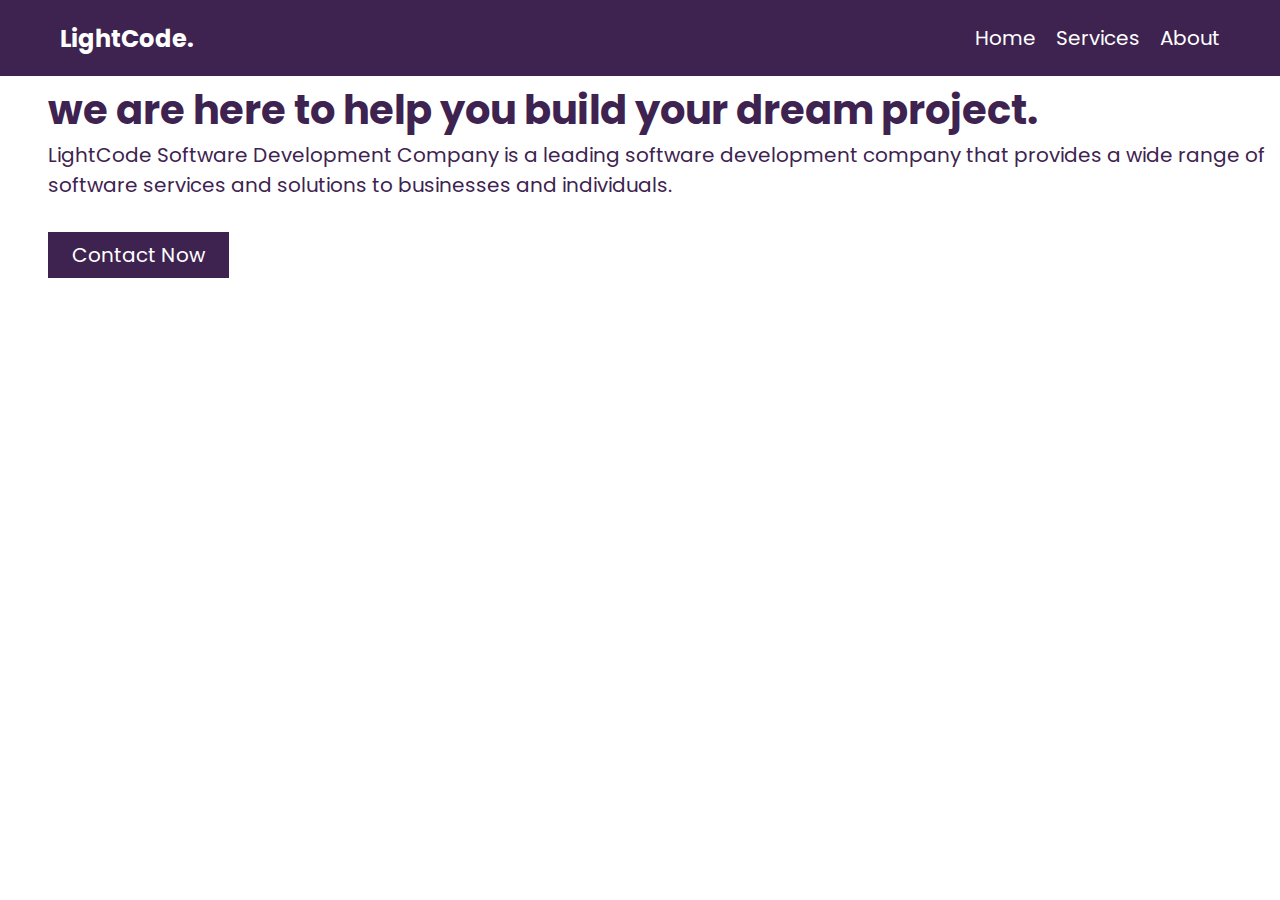
<file: index.html>
<!DOCTYPE html>
<html lang="en">
<head>
    <link rel="icon" href="images/web-development_5357572.png">
    <meta charset="UTF-8">
    <meta name="viewport" content="width=device-width, initial-scale=1.0">
    <!-- css cdn -->
     <link rel="stylesheet" href="style.css">
     <!-- fontawsome cdn -->
     <link rel="stylesheet" href="https://cdnjs.cloudflare.com/ajax/libs/font-awesome/6.5.2/css/all.min.css">
    <title>LightCode</title>
</head>
<body>
    
 <!-- start header    -->
<header>
<nav class="navbar container flex">

<h2 class="logo"> LightCode.</h2>


<input type="checkbox" id="menu-toggler">
<label for="menu-toggler" id="hb-btn">
    <i class="fa-solid fa-bars"></i>
</label>

<ul class="nav-links flex">

<li><a href="index.html">Home</a></li>
<li><a href="services.html">Services</a></li>
<li><a href="about.html">About</a></li>

</ul>

</nav>
</header>
 <!-- end header    -->


<!-- start home -->
<section class="homepage" id="home">
<div class="content flex">
<div class="text">
<h1>we are here to help you build your dream project.</h1>
<p>LightCode Software Development Company is a leading software development company that provides a wide range of software services and solutions to businesses and individuals.</p>
<a href="contact.html">Contact Now</a>
</div>
<!-- <div class="hero-img">
    <img src="images/1.jpg" alt="">
</div> -->
</div>
<!-- <div class="hero-img">
    <img src="images/1.jpg" alt="">
</div> -->
</section>
<!-- end home -->



</body>
</html>
</file>
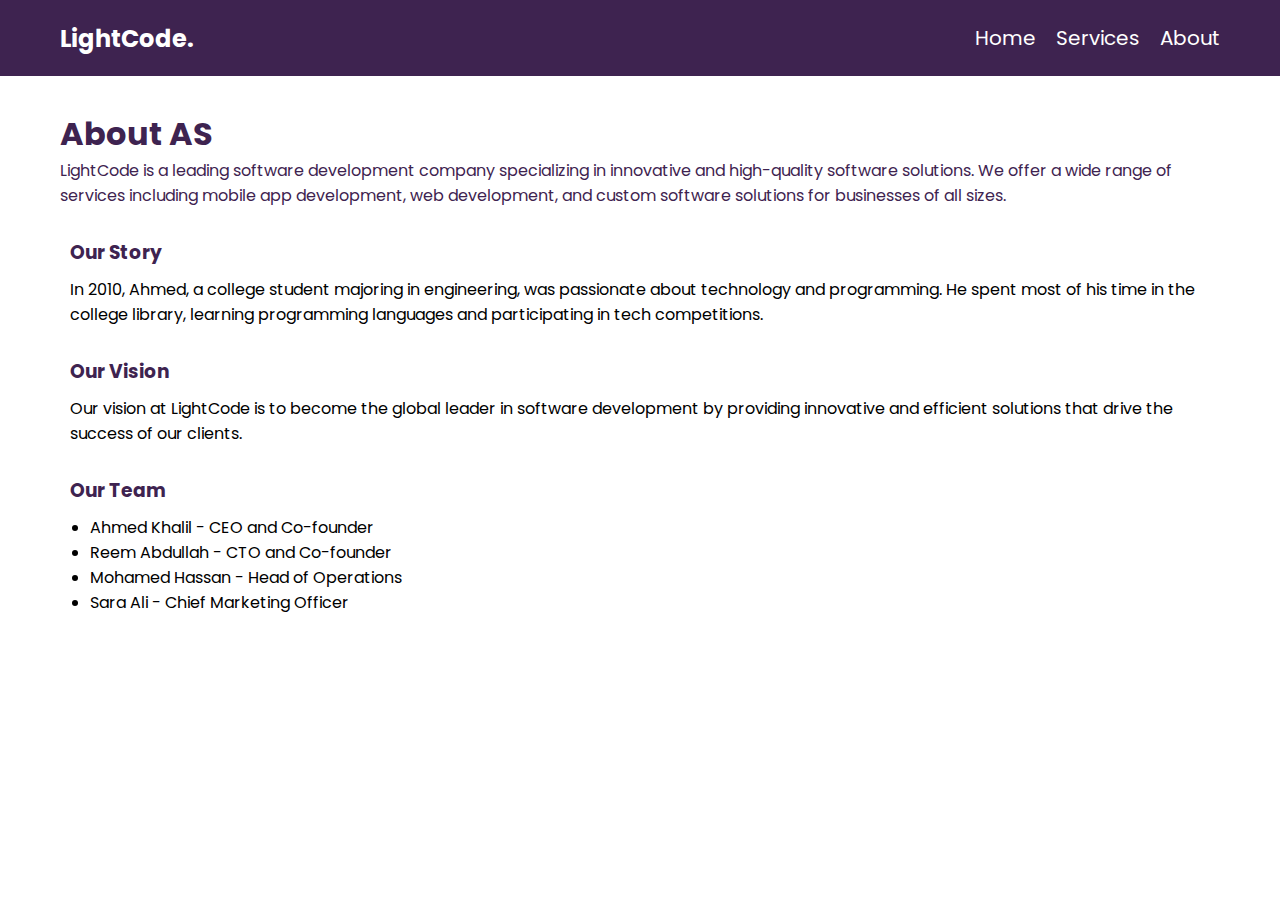
<file: about.html>
<!DOCTYPE html>
<html lang="en">
<head>
    <link rel="icon" href="images/web-development_5357572.png">
    <meta charset="UTF-8">
    <meta name="viewport" content="width=device-width, initial-scale=1.0">
    <title>About AS</title>
    <!-- cdn css -->
     <link rel="stylesheet" href="style.css">
</head>
<body>
    
<!-- start header    -->
<header>
    <nav class="navbar container flex">
    
    <h2 class="logo"> LightCode.</h2>
    
    <input type="checkbox" id="menu-toggler">
<label for="menu-toggler" id="hb-btn">
    <i class="fa-solid fa-bars"></i>
</label>
    
    <ul class="nav-links flex">
    
    <li><a href="index.html">Home</a></li>
    <li><a href="services.html">Services</a></li>
    <li><a href="about.html">About</a></li>
    
    </ul>
    
    </nav>
    </header>
     <!-- end header    -->


     <!-- start about -->
     <section class="about" id="about">
      <div class="container">
     <div class="section-title">
     <h2>About AS</h2>
      <p>LightCode is a leading software development company specializing in innovative and high-quality software solutions. We offer a wide range of services including mobile app development, web development, and custom software solutions for businesses of all sizes.</p>
     </div>
 
      <div class="row company-info">
      <h3>Our Story</h3>
      <p>In 2010, Ahmed, a college student majoring in engineering, was passionate about technology and programming. He spent most of his time in the college library, learning programming languages and participating in tech competitions.</p>

      <h3>Our Vision</h3>
      <p>Our vision at LightCode is to become the global leader in software development by providing innovative and efficient solutions that drive the success of our clients.</p>
      </div>
  
      <div class="row team">
        <h3>Our Team</h3>
        <ul>
            <li>Ahmed Khalil - CEO and Co-founder</li>
            <li>Reem Abdullah - CTO and Co-founder</li>
            <li>Mohamed Hassan - Head of Operations</li>
            <li>Sara Ali - Chief Marketing Officer</li>
        </ul>
      </div>
      
      </div>
     </section>
     <!-- end about -->

</body>
</html>
</file>
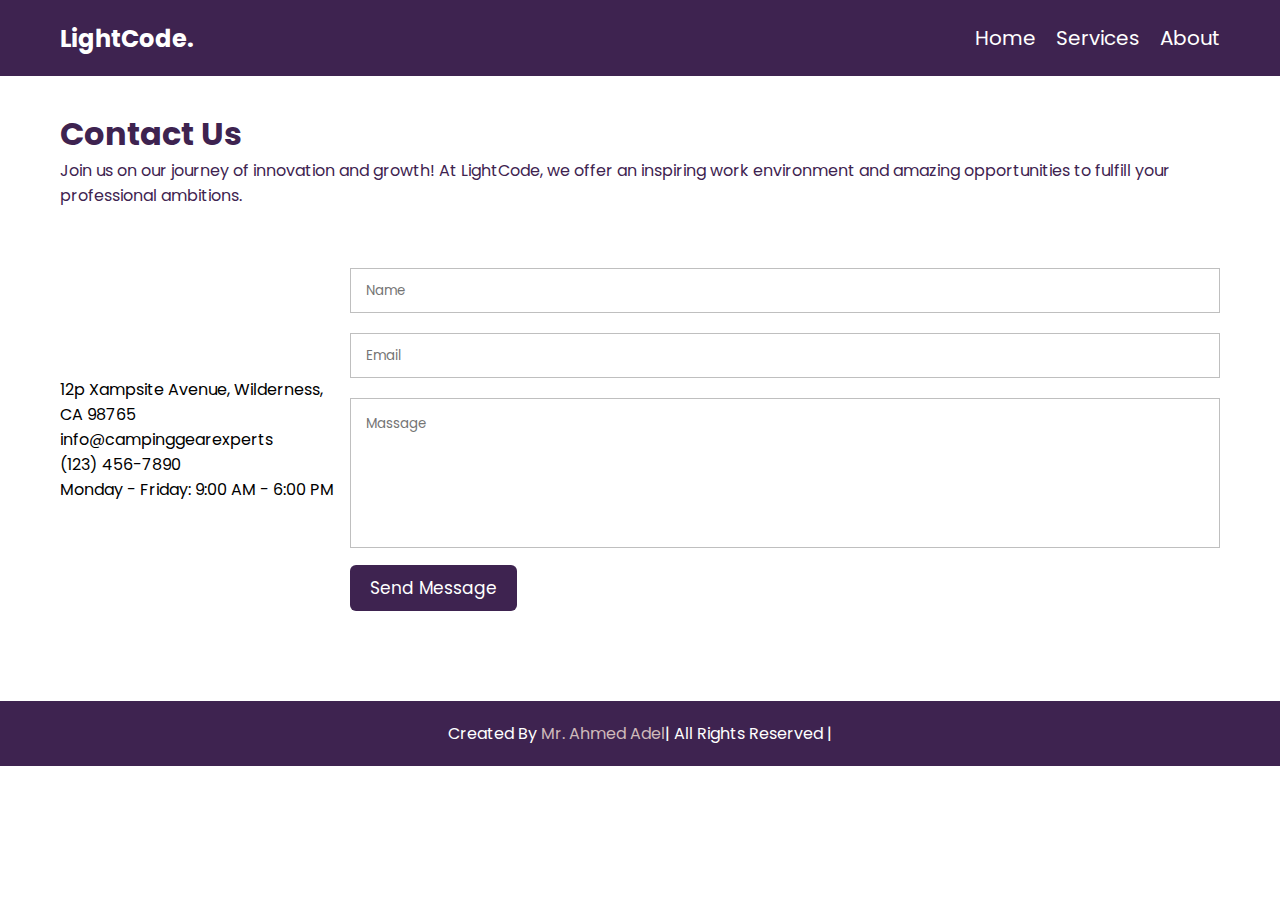
<file: contact.html>
<!DOCTYPE html>
<html lang="en">
<head>
    <link rel="icon" href="images/web-development_5357572.png">
    <meta charset="UTF-8">
    <meta name="viewport" content="width=device-width, initial-scale=1.0">
    <title>Contact us</title>
    <!-- cdn css -->
     <link rel="stylesheet" href="style.css">
</head>
<body>
    
 <!-- start header    -->
 <header>
    <nav class="navbar container flex">
    
    <h2 class="logo"> LightCode.</h2>
    
    <input type="checkbox" id="menu-toggler">
<label for="menu-toggler" id="hb-btn">
    <i class="fa-solid fa-bars"></i>
</label>
    
    <ul class="nav-links flex">
    
    <li><a href="index.html">Home</a></li>
    <li><a href="services.html">Services</a></li>
    <li><a href="about.html">About</a></li>
    
    </ul>
    
    </nav>
    </header>
     <!-- end header    -->


     <!-- start contact -->
<section class="contact" id="contact">
<div class="container">
<div class="section-title">
 <h2>Contact Us</h2>
 <p>Join us on our journey of innovation and growth! At LightCode, we offer an inspiring work environment and amazing opportunities to fulfill your professional ambitions.</p>
   </div>
   
   <div class="row flex">
        <div class="col information">
            <div class="contact-details">
                <p><i class="fa-solid fa-location-dot"></i>12p Xampsite Avenue, Wilderness, CA 98765</p>
                <p><i class="fa-solid fa-envelope"></i>info@campinggearexperts</p>
                <p><i class="fa-solid fa-phone"></i>(123) 456-7890</p>
                <p><i class="fa-solid fa-clock"></i>Monday - Friday: 9:00 AM - 6:00 PM</p>
            </div>
        </div>
        <div class="col form">
            <form action="#">
                <input type="text" placeholder="Name" required>
                <input type="email" placeholder="Email" required>
                <textarea placeholder="Massage" required></textarea>
                <button id="submit" type="submit">Send Message</button>
            </form>
        </div>
   </div>
</div>
</section>
     <!-- end contact  -->


 <!-- start footer -->

<footer class="footer">
<div class="container">
    <p>Created By <span>Mr. Ahmed Adel</span>| All Rights Reserved |</p>
</div>
</footer>
 <!-- end footer -->

</body>
</html>
</file>
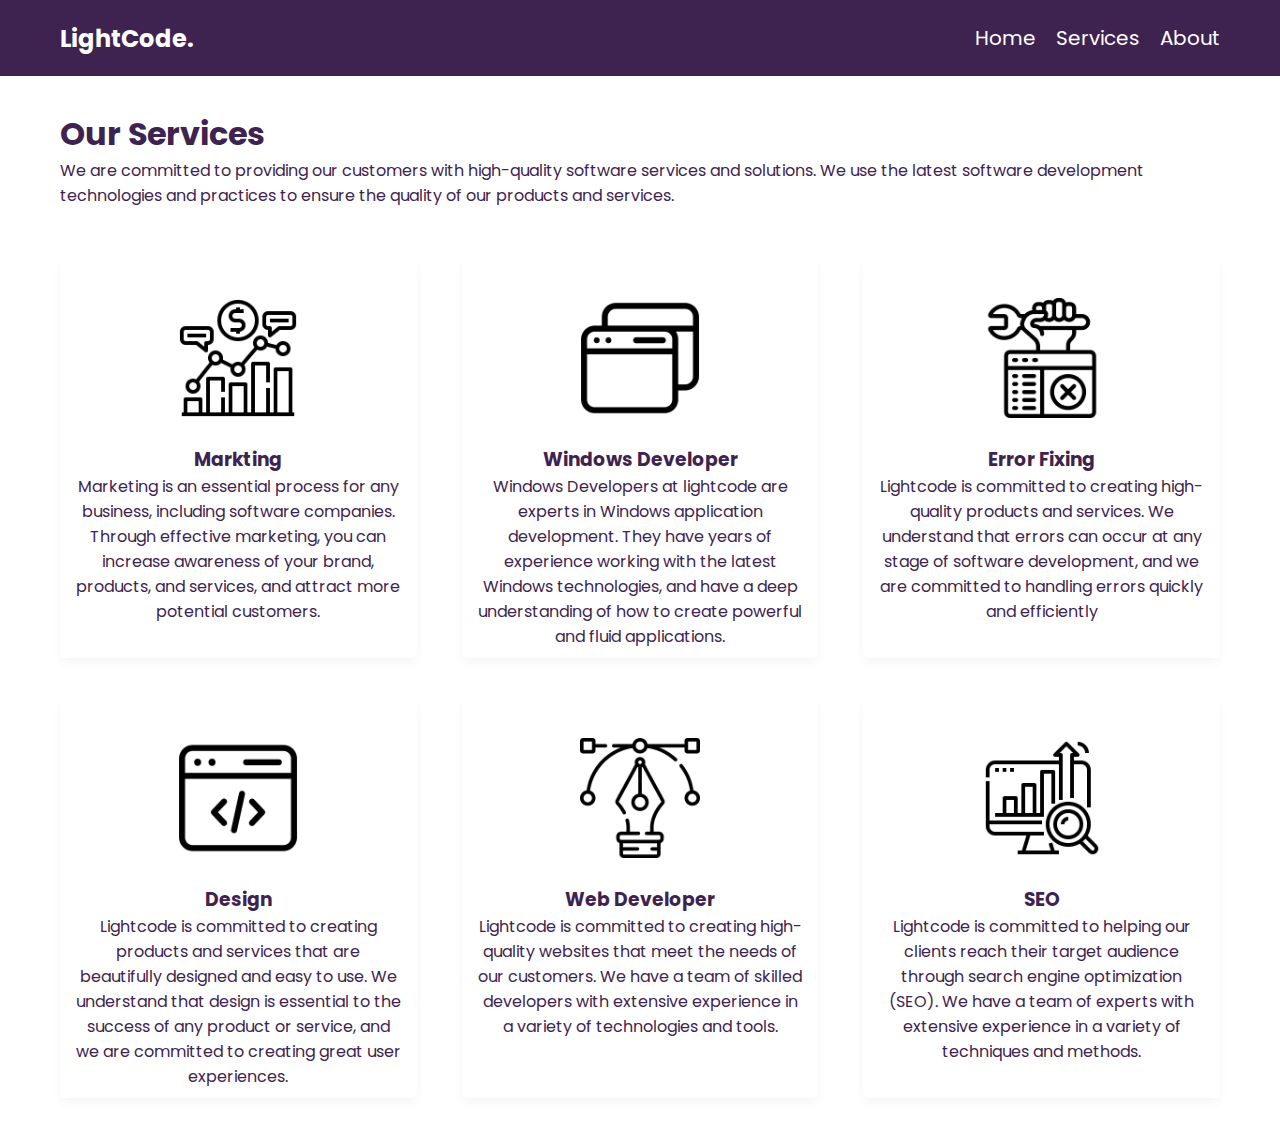
<file: services.html>
<!DOCTYPE html>
<html lang="en">
<head>
    <link rel="icon" href="images/web-development_5357572.png">
    <meta charset="UTF-8">
    <meta name="viewport" content="width=device-width, initial-scale=1.0">
    <!-- cdn css -->
     <link rel="stylesheet" href="style.css">
    <title>Our Services</title>
</head>
<body>
    
 <!-- start header    -->
 <header>
    <nav class="navbar container flex">
    
    <h2 class="logo">LightCode.</h2>
    
    <input type="checkbox" id="menu-toggler">
<label for="menu-toggler" id="hb-btn">
    <i class="fa-solid fa-bars"></i>
</label>
    
    <ul class="nav-links flex">
    
    <li><a href="index.html">Home</a></li>
    <li><a href="services.html">Services</a></li>
    <li><a href="about.html">About</a></li>
    
    </ul>
    
    </nav>
    </header>
     <!-- end header    -->


     <!-- start services -->

     <section class="services" id="services">

     <div class="container">
   
     <div class="section-title">
     <h2>Our Services</h2>
     <p>We are committed to providing our customers with high-quality software services and solutions. We use the latest software development technologies and practices to ensure the quality of our products and services.</p>
     </div>

     <ul class="cards flex">
     <li class="card">

     <img src="images/2.png" alt="">
     <h3>Markting</h3>
     <p>Marketing is an essential process for any business, including software companies. Through effective marketing, you can increase awareness of your brand, products, and services, and attract more potential customers.</p>
     </li>
      

     <li class="card">
    <img src="images/3.png" alt="">
     <h3>Windows Developer</h3>
     <p>Windows Developers at lightcode are experts in Windows application development. They have years of experience working with the latest Windows technologies, and have a deep understanding of how to create powerful and fluid applications.</p>
     </li>

     <li class="card">
    <img src="images/4.png" alt="">
     <h3>Error Fixing</h3>
     <p>Lightcode is committed to creating high-quality products and services. We understand that errors can occur at any stage of software development, and we are committed to handling errors quickly and efficiently</p>
     </li>


     <li class="card">
        <img src="images/5.png" alt="">
         <h3>Design</h3>
         <p>Lightcode is committed to creating products and services that are beautifully designed and easy to use. We understand that design is essential to the success of any product or service, and we are committed to creating great user experiences.</p>
         </li>


         <li class="card">
            <img src="images/6.png" alt="">
             <h3>Web Developer</h3>
             <p>Lightcode is committed to creating high-quality websites that meet the needs of our customers. We have a team of skilled developers with extensive experience in a variety of technologies and tools.</p>
             </li>

             <li class="card">
                <img src="images/7.png" alt="">
                 <h3>SEO</h3>
                 <p>Lightcode is committed to helping our clients reach their target audience through search engine optimization (SEO). We have a team of experts with extensive experience in a variety of techniques and methods.</p>
                 </li>
     </ul>
     </div>
     </section>

      <!-- end services -->
</body>
</html>
</file>
<file: style.css>
@import url('https://fonts.googleapis.com/css2?family=Open+Sans:ital,wght@0,300..800;1,300..800&family=Poppins:ital,wght@0,100;0,200;0,300;0,400;0,500;0,600;0,700;0,800;0,900;1,100;1,200;1,300;1,400;1,500;1,600;1,700;1,800;1,900&display=swap');

*{
    margin: 0;
    padding: 0;
    box-sizing: border-box;
    font-family: "Poppins", sans-serif;
}

.flex{
    display: flex;
    align-items: center;
}

.container{
    max-width: 1200px;
    width: 100%;
    padding: 0 20px;
    margin: 0 auto;
}

/* start header */
header{
    position: fixed;
    top: 0;
    left: 0;
    width: 100%;
    background: #3e2350;
    z-index: 100;
}

.navbar{
    justify-content: space-between;
}

.nav-links{
    gap: 20px;
    list-style: none;
}

.navbar a{
    padding: 23px 0;
    display: inline-block;
    color: #fff;
    text-decoration: none;
    text-transform: capitalize;
    font-size: 20px;
    transition: 0.2s;
}

.navbar a:hover{
    color: red;
}

/* start home */
.homepage{
    height: 100vh;
    width: 100%;
    /* padding-right: 1rem;  */
}

/* 
.hero-img{
    flex: 0 0 50%;
}

.hero-img img{
    width: 100%;
    height: 100%;
    background-size: cover;
} */

/* .homepadge::before{ */
    /* content: '';
    position: absolute;
    height: 100%;
    width: 100%;
    top: 0;
    left: 0; */
    /* background: rgba(0, 0, 0, 0.2); */
/* } */

/* .homepadge .content{
  position: relative;
  height: 85%;
  flex-direction: column;
  justify-content: center;
} */

.homepage .text{
    color: #3e2350;
    /* text-align: center; */
    margin-bottom: 50px;
    font-size: 20px;
    font-weight: 400;
    padding-left: 3rem; 
}

.homepage a{
    color: #fff;
    text-decoration: none;
    display: inline-block;
    background-color: #3e2350;
    padding: 0.5rem 1.5rem;
    margin-top: 2rem;
    cursor: pointer;
}

.homepage a:hover{
    transform: scale(1.2);
    transition: transform 0.5s ease-in-out;
    background: crimson;
}

.navbar h2{
    color: #fff;
}

/* start services */

section{
    padding-top: 80px;
}

.section-title{
    text-align: left;
    color: #3e2350;
    padding-top: 30px;
}

section h2{
    font-size: 2rem;
}

section h3{
   color: #3e2350;
}

section .cards{
    margin-top: 50px;
    flex-wrap: wrap;
    justify-content: space-between;
}

section .card{
    width: calc(100% / 3 - 30px);
    overflow: auto;
    height: 400px;
    text-align: center;
    list-style: none;
    background-color: #fff;
    padding: 40px 15px;
    border-radius: 5px;
    box-shadow: 0 5px 10px rgba(0 , 0 , 0 ,0.04);
    margin-bottom: 40px;
}

section .card img{
    height: 120px;
    width: 120px;
    margin-bottom: 20px;
}

section .card p{
    margin-bottom: 5px;
    color: #3e2350;
}

/* start about */

.about .company-info{
    margin-top: 30px;
}

.about .row{
    padding: 0 10px;
}

.about h3{
    margin: 30px 0 10px;
}

.about ul{
  padding-left: 20px;
}

/* start conatct */

.contact .row{
    justify-content: space-between;
    margin: 60px 0 90px;
}

.contact .row col{
    padding: 0 10px;
    width: calc(100% / 2 - 50px);
}

.contact .row col p{
    color: #7a7a7a;
    margin-bottom: 10px;
}

.contact .row col p i{
    margin-right: 10px;
}

.contact form input{
    width: 100%;
    height: 45px;
    margin-bottom: 20px;
    padding: 0 15px;
    border: 1px solid #bfbfbf;
    outline: none;
}

.contact form textarea{
    padding: 15px;
    width: 100%;
    height: 150px;
    outline: none;
    resize: none;
    border: 1px solid #bfbfbf;
}

.contact form button{
    padding: 10px 20px;
    border-radius: 6px;
    font-size: 17px;
    color: #fff;
    margin-top: 10px;
    cursor: pointer;
    border: none;
    background: #3e2350;
    transition: 0.2s;
}

.contact form button:hover{
    background: crimson;
}
/* start footer */
footer{
    background-color: #3e2350;
    padding: 20px 0;
    text-align: center;
}

footer p{
    color: #fff;
}

footer p span{
    color: #cfbaba;
}

/* checkbox*/
#menu-toggler, #hb-btn{
    display: none;
}




/* Responsive */
@media (width < 860px) {
    .navbar .nav-links{
        position: fixed;
        left: 0;
        top: 65px;
        height: 100%;
        display: block;
        background: #3e2350;
        width: 300px;
        padding-left: 20px;
        padding-top: 30px;
        left: -100%;
        transition: all 0.4s ease;
    }
    
    #menu-toggler:checked ~ .nav-links{
       left: 0;
    }
    
    .nav-links li{
        font-size: 18px;
    }
    #hb-btn{
      display: block;
      color: #fff;
      font-size: 22px;
      cursor: pointer;
    }
    section .cards .card{
        width: calc(100% / 2 - 15px);
    }
    .contact .row{
        flex-direction: column;
    }
    .contact .row .col{
       width: 100%;
    }
    .contact .row .col:last-child{
        margin-top: 40px;
    }
}

@media (width < 560px) {
    section .cards .card{
     width: 100%;
    }

    .homepage .text{
        font-size: 15px;
        text-align: left;
    }
    .homepage .text h1{
        font-size: 15px;
    }
    section h2{
        font-size: 1.5rem;
    }
}
</file>
